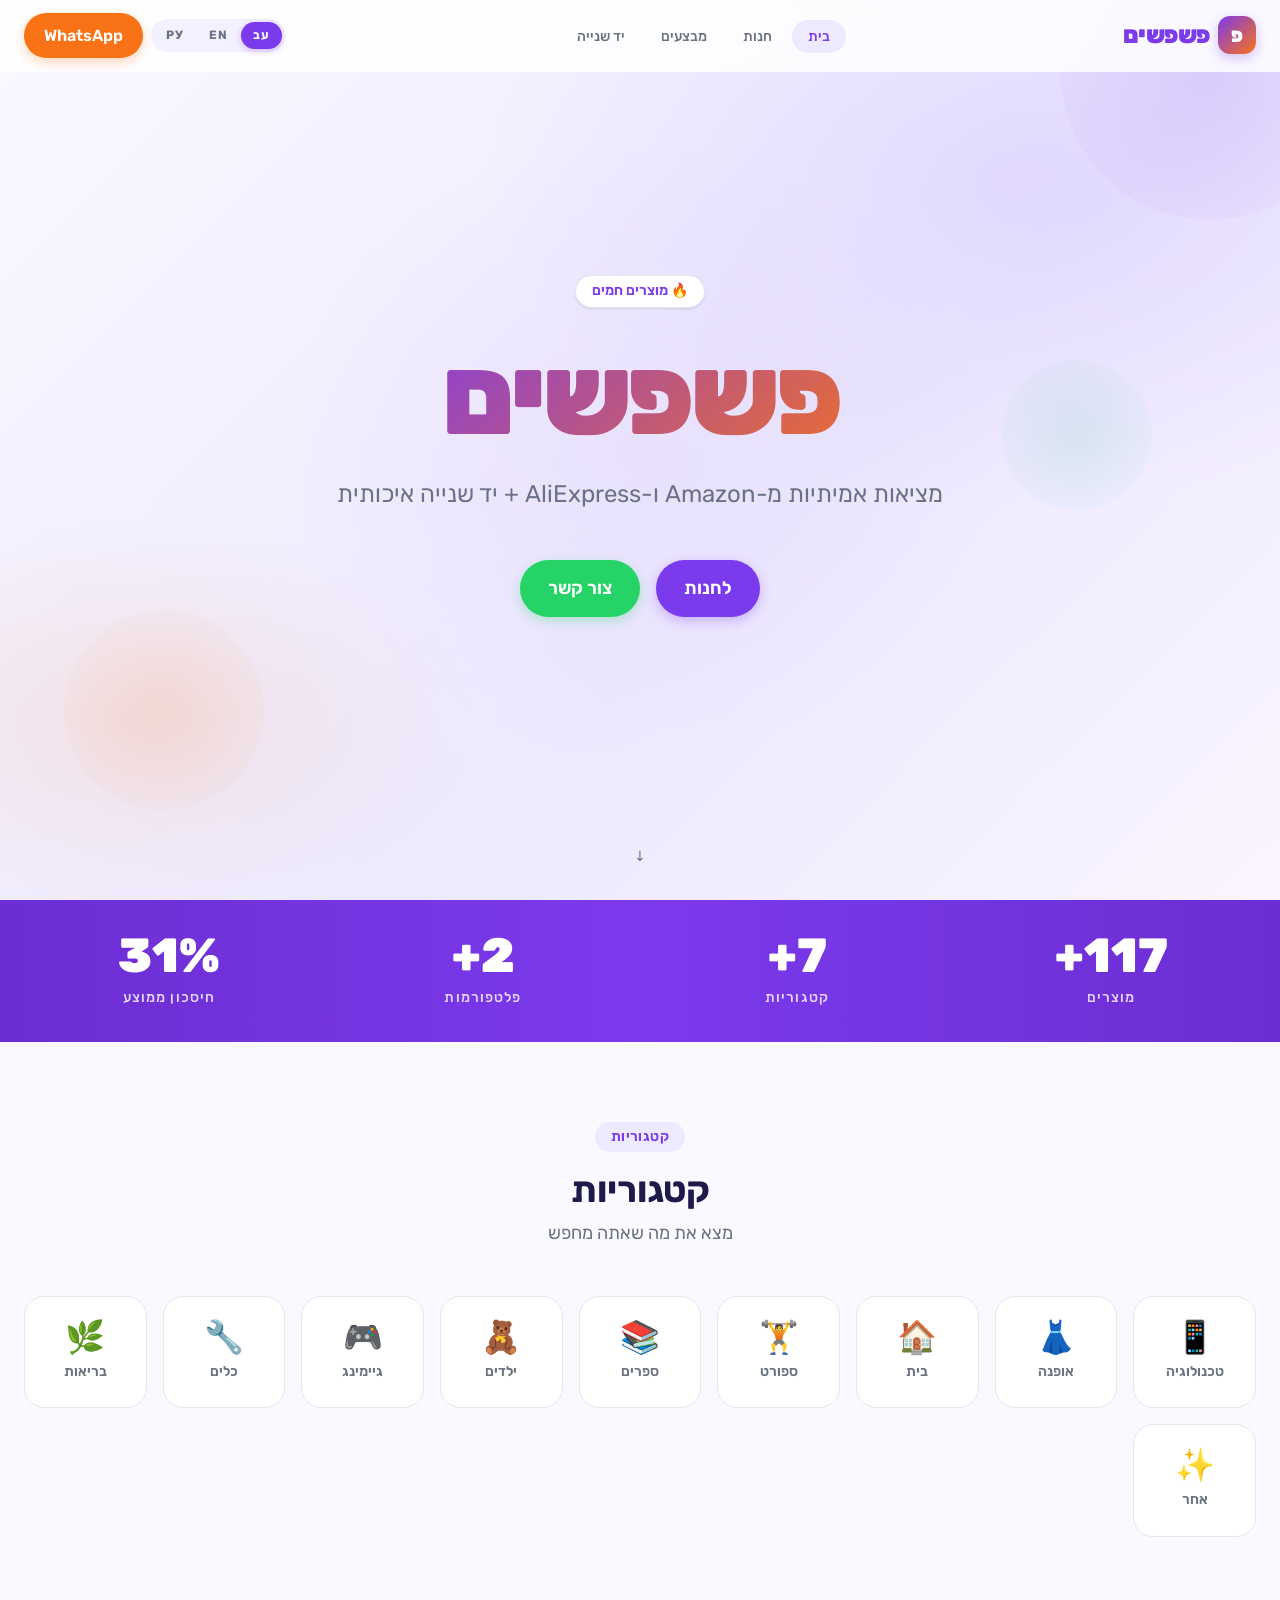
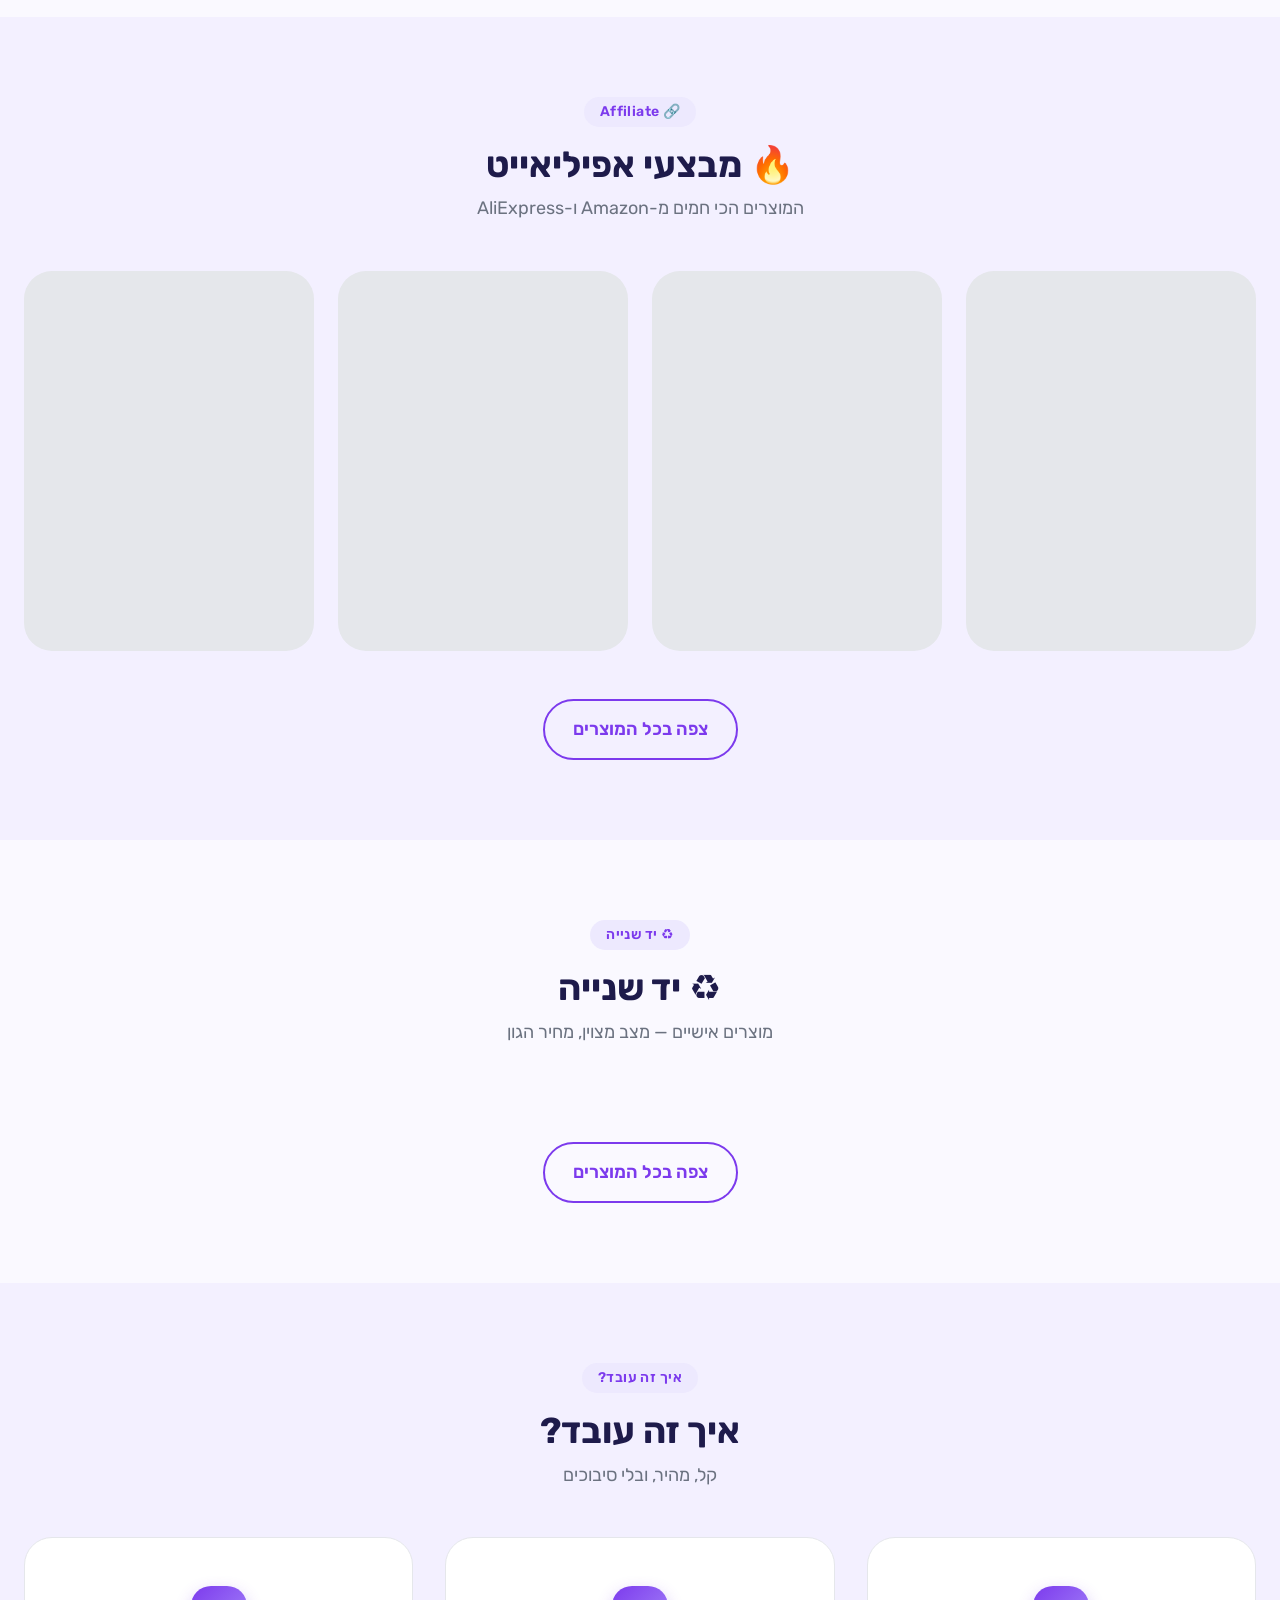
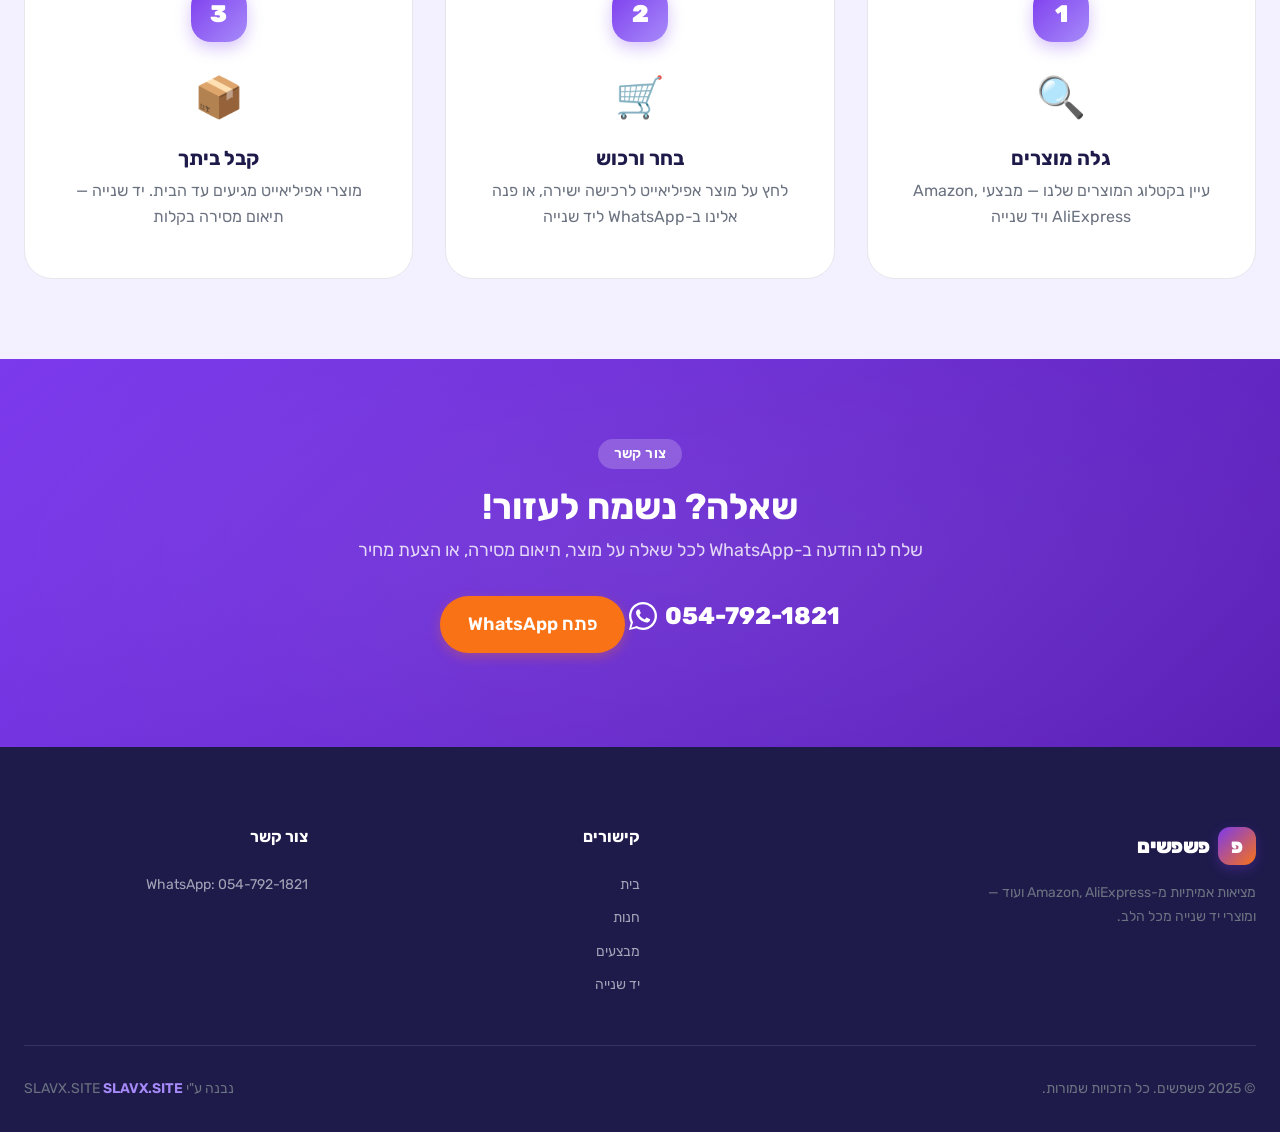
<file: פשפשים/index.html>
<!DOCTYPE html>
<html lang="he" dir="rtl">
<head>
  <meta charset="UTF-8">
  <meta name="viewport" content="width=device-width, initial-scale=1.0">
  <meta name="description" content="פשפשים — מציאות אמיתיות מ-Amazon ו-AliExpress + יד שנייה איכותית. Real deals & secondhand items.">
  <meta name="theme-color" content="#7C3AED">

  <!-- Open Graph -->
  <meta property="og:title" content="פשפשים — מציאות ויד שנייה">
  <meta property="og:description" content="מציאות אמיתיות מ-Amazon ו-AliExpress + יד שנייה איכותית">
  <meta property="og:type" content="website">

  <title>פשפשים — מציאות ויד שנייה</title>
  <link rel="stylesheet" href="css/style.css">

  <!-- Favicon inline SVG -->
  <link rel="icon" href="data:image/svg+xml,<svg xmlns='http://www.w3.org/2000/svg' viewBox='0 0 100 100'><rect width='100' height='100' rx='20' fill='%237C3AED'/><text y='.9em' font-size='75' x='12' font-family='Rubik,sans-serif' font-weight='900' fill='white'>פ</text></svg>">
</head>
<body>

<!-- ── Navigation ── -->
<nav class="navbar" role="navigation" aria-label="ניווט ראשי">
  <div class="container">
    <a class="navbar-logo" href="/" aria-label="פשפשים — דף הבית">
      <div class="logo-icon" aria-hidden="true">פ</div>
      <span>פשפשים</span>
    </a>

    <ul class="nav-links" role="list">
      <li><a href="/" class="active" data-i18n="nav_home">בית</a></li>
      <li><a href="/shop" data-i18n="nav_shop">חנות</a></li>
      <li><a href="/shop#affiliate" data-i18n="nav_deals">מבצעים</a></li>
      <li><a href="/shop#secondhand" data-i18n="nav_secondhand">יד שנייה</a></li>
    </ul>

    <div class="nav-actions">
      <div class="lang-switcher" role="group" aria-label="בחירת שפה">
        <button class="lang-btn" data-lang="he" aria-label="עברית">עב</button>
        <button class="lang-btn" data-lang="en" aria-label="English">EN</button>
        <button class="lang-btn" data-lang="ru" aria-label="Русский">РУ</button>
      </div>
      <a href="https://wa.me/972547921821" class="btn btn-accent" target="_blank" rel="noopener"
         data-i18n="nav_cta">WhatsApp</a>
      <button class="hamburger" aria-label="פתח תפריט" aria-expanded="false">
        <span></span><span></span><span></span>
      </button>
    </div>
  </div>
</nav>
<div class="nav-overlay" aria-hidden="true"></div>

<!-- ── Hero ── -->
<section class="hero" aria-label="ברוכים הבאים">
  <div class="hero-shapes" aria-hidden="true">
    <div class="hero-shape"></div>
    <div class="hero-shape"></div>
    <div class="hero-shape"></div>
  </div>

  <div class="hero-content">
    <div class="hero-badge-wrap">
      <span data-i18n="hero_badge">🔥 מוצרים חמים</span>
    </div>

    <h1 class="hero-title" data-i18n="hero_title">פשפשים</h1>

    <p class="hero-subtitle" data-i18n="hero_subtitle">
      מציאות אמיתיות מ-Amazon ו-AliExpress + יד שנייה איכותית
    </p>

    <div class="hero-actions">
      <a href="/shop" class="btn btn-primary btn-lg" data-i18n="hero_cta_shop">לחנות</a>
      <a href="https://wa.me/972547921821" target="_blank" rel="noopener"
         class="btn btn-whatsapp btn-lg" data-i18n="hero_cta_contact">
        <svg width="20" height="20" viewBox="0 0 24 24" fill="currentColor" aria-hidden="true">
          <path d="M17.472 14.382c-.297-.149-1.758-.867-2.03-.967-.273-.099-.471-.148-.67.15-.197.297-.767.966-.94 1.164-.173.199-.347.223-.644.075-.297-.15-1.255-.463-2.39-1.475-.883-.788-1.48-1.761-1.653-2.059-.173-.297-.018-.458.13-.606.134-.133.298-.347.446-.52.149-.174.198-.298.298-.497.099-.198.05-.371-.025-.52-.075-.149-.669-1.612-.916-2.207-.242-.579-.487-.5-.669-.51-.173-.008-.371-.01-.57-.01-.198 0-.52.074-.792.372-.272.297-1.04 1.016-1.04 2.479 0 1.462 1.065 2.875 1.213 3.074.149.198 2.096 3.2 5.077 4.487.709.306 1.262.489 1.694.625.712.227 1.36.195 1.871.118.571-.085 1.758-.719 2.006-1.413.248-.694.248-1.289.173-1.413-.074-.124-.272-.198-.57-.347z"/>
          <path d="M12 0C5.373 0 0 5.373 0 12c0 2.135.563 4.14 1.538 5.875L0 24l6.304-1.516A11.94 11.94 0 0012 24c6.627 0 12-5.373 12-12S18.627 0 12 0zm0 22c-1.933 0-3.742-.522-5.292-1.432L2 22l1.448-4.572A9.963 9.963 0 012 12C2 6.477 6.477 2 12 2s10 4.477 10 10-4.477 10-10 10z"/>
        </svg>
        צור קשר
      </a>
    </div>
  </div>

  <div class="hero-scroll" aria-hidden="true">
    <span>↓</span>
  </div>
</section>

<!-- ── Stats Bar ── -->
<section class="stats-bar" aria-label="סטטיסטיקות">
  <div class="container">
    <div class="stats-grid">
      <div class="stat-item">
        <span class="stat-number" data-target="150" data-suffix="+" aria-label="150+ מוצרים">0</span>
        <span class="stat-label" data-i18n="stat_products">מוצרים</span>
      </div>
      <div class="stat-item">
        <span class="stat-number" data-target="10" data-suffix="+" aria-label="10+ קטגוריות">0</span>
        <span class="stat-label" data-i18n="stat_categories">קטגוריות</span>
      </div>
      <div class="stat-item">
        <span class="stat-number" data-target="3" data-suffix="+" aria-label="3+ פלטפורמות">0</span>
        <span class="stat-label" data-i18n="stat_platforms">פלטפורמות</span>
      </div>
      <div class="stat-item">
        <span class="stat-number" data-target="40" data-suffix="%" aria-label="40% חיסכון ממוצע">0</span>
        <span class="stat-label" data-i18n="stat_savings">חיסכון ממוצע</span>
      </div>
    </div>
  </div>
</section>

<!-- ── Categories ── -->
<section aria-labelledby="cats-heading">
  <div class="container">
    <div class="section-header reveal">
      <span class="section-tag" data-i18n="section_categories">קטגוריות</span>
      <h2 class="section-title" id="cats-heading" data-i18n="section_categories">קטגוריות</h2>
      <p class="section-sub" data-i18n="section_categories_sub">מצא את מה שאתה מחפש</p>
    </div>

    <div class="categories-grid stagger-children">
      <a href="/shop?cat=tech" class="cat-card reveal">
        <span class="cat-icon" aria-hidden="true">📱</span>
        <span data-i18n="cat_tech">טכנולוגיה</span>
      </a>
      <a href="/shop?cat=fashion" class="cat-card reveal">
        <span class="cat-icon" aria-hidden="true">👗</span>
        <span data-i18n="cat_fashion">אופנה</span>
      </a>
      <a href="/shop?cat=home" class="cat-card reveal">
        <span class="cat-icon" aria-hidden="true">🏠</span>
        <span data-i18n="cat_home">בית</span>
      </a>
      <a href="/shop?cat=sport" class="cat-card reveal">
        <span class="cat-icon" aria-hidden="true">🏋️</span>
        <span data-i18n="cat_sport">ספורט</span>
      </a>
      <a href="/shop?cat=books" class="cat-card reveal">
        <span class="cat-icon" aria-hidden="true">📚</span>
        <span data-i18n="cat_books">ספרים</span>
      </a>
      <a href="/shop?cat=kids" class="cat-card reveal">
        <span class="cat-icon" aria-hidden="true">🧸</span>
        <span data-i18n="cat_kids">ילדים</span>
      </a>
      <a href="/shop?cat=gaming" class="cat-card reveal">
        <span class="cat-icon" aria-hidden="true">🎮</span>
        <span data-i18n="cat_gaming">גיימינג</span>
      </a>
      <a href="/shop?cat=tools" class="cat-card reveal">
        <span class="cat-icon" aria-hidden="true">🔧</span>
        <span data-i18n="cat_tools">כלים</span>
      </a>
      <a href="/shop?cat=health" class="cat-card reveal">
        <span class="cat-icon" aria-hidden="true">🌿</span>
        <span data-i18n="cat_health">בריאות</span>
      </a>
      <a href="/shop?cat=other" class="cat-card reveal">
        <span class="cat-icon" aria-hidden="true">✨</span>
        <span data-i18n="cat_other">אחר</span>
      </a>
    </div>
  </div>
</section>

<!-- ── Featured Affiliate Deals ── -->
<section style="background: var(--surface-2);" aria-labelledby="deals-heading">
  <div class="container">
    <div class="section-header reveal">
      <span class="section-tag">🔗 Affiliate</span>
      <h2 class="section-title" id="deals-heading" data-i18n="section_deals">🔥 מבצעי אפיליאייט</h2>
      <p class="section-sub" data-i18n="section_deals_sub">המוצרים הכי חמים מ-Amazon ו-AliExpress</p>
    </div>

    <div id="featuredDeals" class="products-grid stagger-children">
      <!-- Rendered by shop.js -->
      <div class="product-card-skeleton" style="height:380px;background:var(--border);border-radius:var(--radius-xl);animation:pulse 1.5s ease-in-out infinite;"></div>
      <div class="product-card-skeleton" style="height:380px;background:var(--border);border-radius:var(--radius-xl);animation:pulse 1.5s ease-in-out infinite;animation-delay:.1s"></div>
      <div class="product-card-skeleton" style="height:380px;background:var(--border);border-radius:var(--radius-xl);animation:pulse 1.5s ease-in-out infinite;animation-delay:.2s"></div>
      <div class="product-card-skeleton" style="height:380px;background:var(--border);border-radius:var(--radius-xl);animation:pulse 1.5s ease-in-out infinite;animation-delay:.3s"></div>
    </div>

    <div class="see-all-wrap reveal">
      <a href="/shop?type=affiliate" class="btn btn-outline btn-lg" data-i18n="see_all">צפה בכל המוצרים</a>
    </div>
  </div>
</section>

<!-- ── Secondhand ── -->
<section aria-labelledby="secondhand-heading">
  <div class="container">
    <div class="section-header reveal">
      <span class="section-tag">♻️ יד שנייה</span>
      <h2 class="section-title" id="secondhand-heading" data-i18n="section_secondhand">♻️ יד שנייה</h2>
      <p class="section-sub" data-i18n="section_secondhand_sub">מוצרים אישיים — מצב מצוין, מחיר הגון</p>
    </div>

    <div id="featuredSecondhand" class="products-grid stagger-children">
      <!-- Rendered by shop.js -->
    </div>

    <div class="see-all-wrap reveal">
      <a href="/shop?type=secondhand" class="btn btn-outline btn-lg" data-i18n="see_all">צפה בכל המוצרים</a>
    </div>
  </div>
</section>

<!-- ── How it Works ── -->
<section style="background: var(--surface-2);" aria-labelledby="how-heading">
  <div class="container">
    <div class="section-header reveal">
      <span class="section-tag" data-i18n="section_how">איך זה עובד?</span>
      <h2 class="section-title" id="how-heading" data-i18n="section_how">איך זה עובד?</h2>
      <p class="section-sub" data-i18n="section_how_sub">קל, מהיר, ובלי סיבוכים</p>
    </div>

    <div class="how-grid stagger-children">
      <div class="how-card reveal">
        <div class="how-number">1</div>
        <span class="how-icon" aria-hidden="true">🔍</span>
        <h3 class="how-title" data-i18n="how1_title">גלה מוצרים</h3>
        <p class="how-desc" data-i18n="how1_desc">עיין בקטלוג המוצרים שלנו — מבצעי Amazon, AliExpress ויד שנייה</p>
      </div>
      <div class="how-card reveal">
        <div class="how-number">2</div>
        <span class="how-icon" aria-hidden="true">🛒</span>
        <h3 class="how-title" data-i18n="how2_title">בחר ורכוש</h3>
        <p class="how-desc" data-i18n="how2_desc">לחץ על מוצר אפיליאייט לרכישה ישירה, או פנה אלינו ב-WhatsApp ליד שנייה</p>
      </div>
      <div class="how-card reveal">
        <div class="how-number">3</div>
        <span class="how-icon" aria-hidden="true">📦</span>
        <h3 class="how-title" data-i18n="how3_title">קבל ביתך</h3>
        <p class="how-desc" data-i18n="how3_desc">מוצרי אפיליאייט מגיעים עד הבית. יד שנייה — תיאום מסירה בקלות</p>
      </div>
    </div>
  </div>
</section>

<!-- ── WhatsApp CTA ── -->
<section class="wa-cta-section" aria-labelledby="wa-heading">
  <div class="container text-center">
    <div class="reveal">
      <span class="section-tag" style="background:rgba(255,255,255,.2);color:#fff;" data-i18n="nav_contact">צור קשר</span>
      <h2 class="section-title" id="wa-heading" data-i18n="wa_title">שאלה? נשמח לעזור!</h2>
      <p class="section-sub" data-i18n="wa_desc">שלח לנו הודעה ב-WhatsApp לכל שאלה על מוצר, תיאום מסירה, או הצעת מחיר</p>

      <div class="wa-phone" aria-label="מספר ווטסאפ">
        <svg width="28" height="28" viewBox="0 0 24 24" fill="currentColor" aria-hidden="true">
          <path d="M17.472 14.382c-.297-.149-1.758-.867-2.03-.967-.273-.099-.471-.148-.67.15-.197.297-.767.966-.94 1.164-.173.199-.347.223-.644.075-.297-.15-1.255-.463-2.39-1.475-.883-.788-1.48-1.761-1.653-2.059-.173-.297-.018-.458.13-.606.134-.133.298-.347.446-.52.149-.174.198-.298.298-.497.099-.198.05-.371-.025-.52-.075-.149-.669-1.612-.916-2.207-.242-.579-.487-.5-.669-.51-.173-.008-.371-.01-.57-.01-.198 0-.52.074-.792.372-.272.297-1.04 1.016-1.04 2.479 0 1.462 1.065 2.875 1.213 3.074.149.198 2.096 3.2 5.077 4.487.709.306 1.262.489 1.694.625.712.227 1.36.195 1.871.118.571-.085 1.758-.719 2.006-1.413.248-.694.248-1.289.173-1.413-.074-.124-.272-.198-.57-.347z"/>
          <path d="M12 0C5.373 0 0 5.373 0 12c0 2.135.563 4.14 1.538 5.875L0 24l6.304-1.516A11.94 11.94 0 0012 24c6.627 0 12-5.373 12-12S18.627 0 12 0zm0 22c-1.933 0-3.742-.522-5.292-1.432L2 22l1.448-4.572A9.963 9.963 0 012 12C2 6.477 6.477 2 12 2s10 4.477 10 10-4.477 10-10 10z"/>
        </svg>
        054-792-1821
      </div>

      <a href="https://wa.me/972547921821" target="_blank" rel="noopener"
         class="btn btn-accent btn-lg" data-i18n="wa_btn">פתח WhatsApp</a>
    </div>
  </div>
</section>

<!-- ── Footer ── -->
<footer class="footer" role="contentinfo">
  <div class="container">
    <div class="footer-grid">

      <div class="footer-brand">
        <div class="navbar-logo">
          <div class="logo-icon" aria-hidden="true">פ</div>
          <span>פשפשים</span>
        </div>
        <p class="footer-desc" data-i18n="footer_desc">
          מציאות אמיתיות מ-Amazon, AliExpress ועוד — ומוצרי יד שנייה מכל הלב.
        </p>
      </div>

      <div>
        <h3 class="footer-title" data-i18n="footer_links">קישורים</h3>
        <ul class="footer-links">
          <li><a href="/" data-i18n="nav_home">בית</a></li>
          <li><a href="/shop" data-i18n="nav_shop">חנות</a></li>
          <li><a href="/shop?type=affiliate" data-i18n="nav_deals">מבצעים</a></li>
          <li><a href="/shop?type=secondhand" data-i18n="nav_secondhand">יד שנייה</a></li>
        </ul>
      </div>

      <div>
        <h3 class="footer-title" data-i18n="footer_contact_title">צור קשר</h3>
        <ul class="footer-links">
          <li>
            <a href="https://wa.me/972547921821" target="_blank" rel="noopener" dir="ltr">
              WhatsApp: 054-792-1821
            </a>
          </li>
        </ul>
      </div>

    </div>

    <div class="footer-bottom">
      <p data-i18n="footer_rights">© 2025 פשפשים. כל הזכויות שמורות.</p>
      <p class="footer-credit">
        <span data-i18n="footer_credit">נבנה ע"י </span>
        <a href="https://slavx.site" target="_blank" rel="noopener">SLAVX.SITE</a>
      </p>
    </div>
  </div>
</footer>

<style>
  @keyframes pulse {
    0%, 100% { opacity: 1; }
    50% { opacity: .4; }
  }
</style>

<script src="js/i18n.js"></script>
<script src="js/script.js"></script>
<script src="js/shop.js"></script>
</body>
</html>
</file>
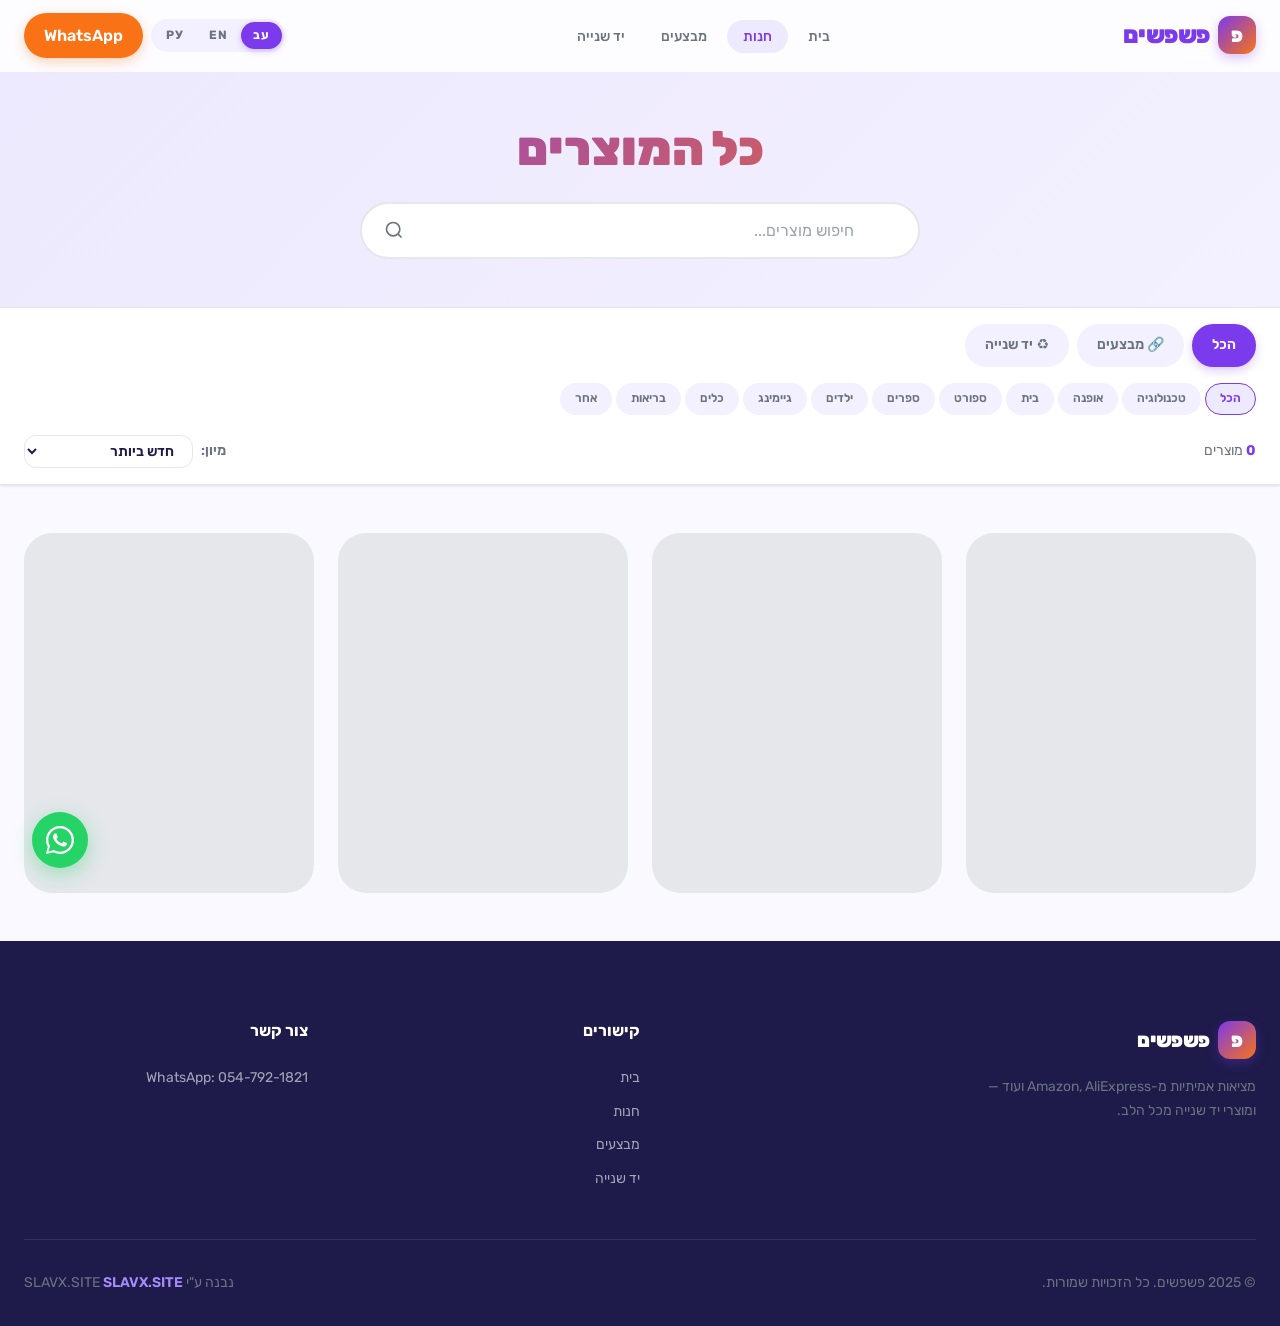
<file: פשפשים/shop.html>
<!DOCTYPE html>
<html lang="he" dir="rtl">
<head>
  <meta charset="UTF-8">
  <meta name="viewport" content="width=device-width, initial-scale=1.0">
  <meta name="description" content="פשפשים — כל המוצרים. מבצעי Amazon, AliExpress ויד שנייה.">
  <meta name="theme-color" content="#7C3AED">

  <title>פשפשים — החנות</title>
  <link rel="stylesheet" href="css/style.css">
  <link rel="stylesheet" href="css/shop.css">
  <link rel="icon" href="data:image/svg+xml,<svg xmlns='http://www.w3.org/2000/svg' viewBox='0 0 100 100'><rect width='100' height='100' rx='20' fill='%237C3AED'/><text y='.9em' font-size='75' x='12' font-family='Rubik,sans-serif' font-weight='900' fill='white'>פ</text></svg>">
</head>
<body>

<!-- ── Navigation ── -->
<nav class="navbar" role="navigation" aria-label="ניווט ראשי">
  <div class="container">
    <a class="navbar-logo" href="/" aria-label="פשפשים — דף הבית">
      <div class="logo-icon" aria-hidden="true">פ</div>
      <span>פשפשים</span>
    </a>

    <ul class="nav-links" role="list">
      <li><a href="/" data-i18n="nav_home">בית</a></li>
      <li><a href="/shop" class="active" data-i18n="nav_shop">חנות</a></li>
      <li><a href="/shop#affiliate" data-i18n="nav_deals">מבצעים</a></li>
      <li><a href="/shop#secondhand" data-i18n="nav_secondhand">יד שנייה</a></li>
    </ul>

    <div class="nav-actions">
      <div class="lang-switcher" role="group" aria-label="בחירת שפה">
        <button class="lang-btn" data-lang="he" aria-label="עברית">עב</button>
        <button class="lang-btn" data-lang="en" aria-label="English">EN</button>
        <button class="lang-btn" data-lang="ru" aria-label="Русский">РУ</button>
      </div>
      <a href="https://wa.me/972547921821" class="btn btn-accent" target="_blank" rel="noopener"
         data-i18n="nav_cta">WhatsApp</a>
      <button class="hamburger" aria-label="פתח תפריט" aria-expanded="false">
        <span></span><span></span><span></span>
      </button>
    </div>
  </div>
</nav>
<div class="nav-overlay" aria-hidden="true"></div>

<!-- ── Shop Hero ── -->
<header class="shop-hero">
  <div class="container">
    <h1 class="shop-hero-title" data-i18n="shop_hero_title">כל המוצרים</h1>
    <div class="search-wrap" role="search">
      <svg class="search-icon" width="20" height="20" viewBox="0 0 24 24" fill="none"
           stroke="currentColor" stroke-width="2" aria-hidden="true">
        <circle cx="11" cy="11" r="8"/><path d="m21 21-4.35-4.35"/>
      </svg>
      <input
        id="searchInput"
        type="search"
        class="search-input"
        placeholder="חיפוש מוצרים..."
        data-i18n="shop_search"
        aria-label="חיפוש מוצרים"
        autocomplete="off"
      >
    </div>
  </div>
</header>

<!-- ── Controls Bar ── -->
<div class="controls-bar" role="region" aria-label="סינון ומיון">
  <div class="container">
    <div class="controls-inner">

      <!-- Type filters -->
      <div class="type-filters" role="group" aria-label="סינון לפי סוג">
        <button class="filter-btn active" data-filter-type="all" data-i18n="filter_all">הכל</button>
        <button class="filter-btn" data-filter-type="affiliate" data-i18n="filter_affiliate">🔗 מבצעים</button>
        <button class="filter-btn" data-filter-type="secondhand" data-i18n="filter_secondhand">♻️ יד שנייה</button>
      </div>

      <!-- Category pills -->
      <div class="cat-filters" role="group" aria-label="סינון לפי קטגוריה">
        <button class="cat-btn active" data-filter-cat="all" data-i18n="cat_all">הכל</button>
        <button class="cat-btn" data-filter-cat="tech" data-i18n="cat_tech">📱 טכנולוגיה</button>
        <button class="cat-btn" data-filter-cat="fashion" data-i18n="cat_fashion">👗 אופנה</button>
        <button class="cat-btn" data-filter-cat="home" data-i18n="cat_home">🏠 בית</button>
        <button class="cat-btn" data-filter-cat="sport" data-i18n="cat_sport">🏋️ ספורט</button>
        <button class="cat-btn" data-filter-cat="books" data-i18n="cat_books">📚 ספרים</button>
        <button class="cat-btn" data-filter-cat="kids" data-i18n="cat_kids">🧸 ילדים</button>
        <button class="cat-btn" data-filter-cat="gaming" data-i18n="cat_gaming">🎮 גיימינג</button>
        <button class="cat-btn" data-filter-cat="tools" data-i18n="cat_tools">🔧 כלים</button>
        <button class="cat-btn" data-filter-cat="health" data-i18n="cat_health">🌿 בריאות</button>
        <button class="cat-btn" data-filter-cat="other" data-i18n="cat_other">✨ אחר</button>
      </div>

      <!-- Sort + Count -->
      <div class="sort-row">
        <p class="product-count" aria-live="polite">
          <strong id="productCount">0</strong>
          <span data-i18n="stat_products"> מוצרים</span>
        </p>
        <div class="sort-select-wrap">
          <label for="sortSelect" data-i18n="sort_label">מיון:</label>
          <select id="sortSelect" class="sort-select" aria-label="מיון מוצרים">
            <option value="newest" data-i18n="sort_newest">חדש ביותר</option>
            <option value="price_asc" data-i18n="sort_price_asc">מחיר: נמוך לגבוה</option>
            <option value="price_desc" data-i18n="sort_price_desc">מחיר: גבוה לנמוך</option>
            <option value="discount" data-i18n="sort_discount">הנחה הגבוהה ביותר</option>
          </select>
        </div>
      </div>

    </div>
  </div>
</div>

<!-- ── Products Grid ── -->
<main class="shop-products">
  <div class="container">

    <!-- Empty state -->
    <div id="emptyState" class="empty-state hidden" role="alert" aria-live="polite">
      <span class="empty-icon" aria-hidden="true">🔍</span>
      <h3 data-i18n="no_results">לא נמצאו מוצרים</h3>
      <p data-i18n="no_results_sub">נסה לשנות את הפילטרים או חפש משהו אחר</p>
    </div>

    <!-- Products -->
    <div id="productsGrid" class="products-grid stagger-children" role="list" aria-label="רשימת מוצרים">
      <!-- Loading skeleton -->
      <div style="height:360px;background:var(--border);border-radius:var(--radius-xl);animation:pulse 1.5s ease-in-out infinite;"></div>
      <div style="height:360px;background:var(--border);border-radius:var(--radius-xl);animation:pulse 1.5s ease-in-out infinite;animation-delay:.1s;"></div>
      <div style="height:360px;background:var(--border);border-radius:var(--radius-xl);animation:pulse 1.5s ease-in-out infinite;animation-delay:.2s;"></div>
      <div style="height:360px;background:var(--border);border-radius:var(--radius-xl);animation:pulse 1.5s ease-in-out infinite;animation-delay:.3s;"></div>
    </div>

  </div>
</main>

<!-- ── Footer ── -->
<footer class="footer" role="contentinfo">
  <div class="container">
    <div class="footer-grid">

      <div class="footer-brand">
        <div class="navbar-logo">
          <div class="logo-icon" aria-hidden="true">פ</div>
          <span>פשפשים</span>
        </div>
        <p class="footer-desc" data-i18n="footer_desc">
          מציאות אמיתיות מ-Amazon, AliExpress ועוד — ומוצרי יד שנייה מכל הלב.
        </p>
      </div>

      <div>
        <h3 class="footer-title" data-i18n="footer_links">קישורים</h3>
        <ul class="footer-links">
          <li><a href="/" data-i18n="nav_home">בית</a></li>
          <li><a href="/shop" data-i18n="nav_shop">חנות</a></li>
          <li><a href="/shop?type=affiliate" data-i18n="nav_deals">מבצעים</a></li>
          <li><a href="/shop?type=secondhand" data-i18n="nav_secondhand">יד שנייה</a></li>
        </ul>
      </div>

      <div>
        <h3 class="footer-title" data-i18n="footer_contact_title">צור קשר</h3>
        <ul class="footer-links">
          <li>
            <a href="https://wa.me/972547921821" target="_blank" rel="noopener" dir="ltr">
              WhatsApp: 054-792-1821
            </a>
          </li>
        </ul>
      </div>

    </div>

    <div class="footer-bottom">
      <p data-i18n="footer_rights">© 2025 פשפשים. כל הזכויות שמורות.</p>
      <p class="footer-credit">
        <span data-i18n="footer_credit">נבנה ע"י </span>
        <a href="https://slavx.site" target="_blank" rel="noopener">SLAVX.SITE</a>
      </p>
    </div>
  </div>
</footer>

<!-- WhatsApp floating button -->
<a href="https://wa.me/972547921821" class="wa-float" target="_blank" rel="noopener"
   aria-label="פתח WhatsApp">
  <svg viewBox="0 0 24 24" fill="currentColor" aria-hidden="true">
    <path d="M17.472 14.382c-.297-.149-1.758-.867-2.03-.967-.273-.099-.471-.148-.67.15-.197.297-.767.966-.94 1.164-.173.199-.347.223-.644.075-.297-.15-1.255-.463-2.39-1.475-.883-.788-1.48-1.761-1.653-2.059-.173-.297-.018-.458.13-.606.134-.133.298-.347.446-.52.149-.174.198-.298.298-.497.099-.198.05-.371-.025-.52-.075-.149-.669-1.612-.916-2.207-.242-.579-.487-.5-.669-.51-.173-.008-.371-.01-.57-.01-.198 0-.52.074-.792.372-.272.297-1.04 1.016-1.04 2.479 0 1.462 1.065 2.875 1.213 3.074.149.198 2.096 3.2 5.077 4.487.709.306 1.262.489 1.694.625.712.227 1.36.195 1.871.118.571-.085 1.758-.719 2.006-1.413.248-.694.248-1.289.173-1.413-.074-.124-.272-.198-.57-.347z"/>
    <path d="M12 0C5.373 0 0 5.373 0 12c0 2.135.563 4.14 1.538 5.875L0 24l6.304-1.516A11.94 11.94 0 0012 24c6.627 0 12-5.373 12-12S18.627 0 12 0zm0 22c-1.933 0-3.742-.522-5.292-1.432L2 22l1.448-4.572A9.963 9.963 0 012 12C2 6.477 6.477 2 12 2s10 4.477 10 10-4.477 10-10 10z"/>
  </svg>
</a>

<style>
  @keyframes pulse {
    0%, 100% { opacity: 1; }
    50% { opacity: .4; }
  }
</style>

<script src="js/i18n.js"></script>
<script src="js/script.js"></script>
<script src="js/shop.js"></script>

<!-- Handle URL params for pre-filtering -->
<script>
  document.addEventListener('DOMContentLoaded', () => {
    const params = new URLSearchParams(window.location.search);
    const type = params.get('type');
    const cat = params.get('cat');

    if (type) {
      const btn = document.querySelector(`[data-filter-type="${type}"]`);
      btn?.click();
    }
    if (cat) {
      const btn = document.querySelector(`[data-filter-cat="${cat}"]`);
      btn?.click();
    }
  });
</script>
</body>
</html>
</file>
<file: פשפשים/css/style.css>
/* ============================================================
   style.css — פשפשים Design System
   UI/UX: Vibrant & Block-based | Marketplace P2P
   Colors: Violet primary + Orange accent + Emerald success
   Font: Rubik (Hebrew + Latin + Cyrillic)
   ============================================================ */

@import url('https://fonts.googleapis.com/css2?family=Rubik:ital,wght@0,300;0,400;0,500;0,600;0,700;0,800;0,900;1,400&display=swap');

/* ── @layer stack ── */
@layer reset, tokens, base, layout, components, utilities;

/* ────────────────────────────────────────
   TOKENS
   ──────────────────────────────────────── */
@layer tokens {
  :root {
    /* Brand */
    --primary:        #7C3AED;
    --primary-lt:     #A78BFA;
    --primary-dk:     #5B21B6;
    --primary-bg:     #EDE9FE;

    --accent:         #F97316;
    --accent-lt:      #FED7AA;
    --accent-dk:      #EA580C;

    --success:        #10B981;
    --success-lt:     #D1FAE5;
    --success-dk:     #059669;

    --warning:        #F59E0B;
    --danger:         #EF4444;

    /* Surfaces */
    --bg:             #FAF9FF;
    --surface:        #FFFFFF;
    --surface-2:      #F3F0FF;

    /* Text */
    --text:           #1E1B4B;
    --text-muted:     #6B7280;
    --text-light:     #9CA3AF;

    /* Borders */
    --border:         #E5E7EB;
    --border-focus:   var(--primary);

    /* Shadows */
    --shadow-sm:      0 1px 3px rgba(0,0,0,.08), 0 1px 2px rgba(0,0,0,.04);
    --shadow-md:      0 4px 16px rgba(124,58,237,.10), 0 1px 4px rgba(0,0,0,.06);
    --shadow-lg:      0 20px 40px rgba(124,58,237,.15), 0 4px 12px rgba(0,0,0,.08);
    --shadow-xl:      0 30px 60px rgba(124,58,237,.20);

    /* Spacing */
    --space-xs:       0.25rem;
    --space-sm:       0.5rem;
    --space-md:       1rem;
    --space-lg:       1.5rem;
    --space-xl:       2rem;
    --space-2xl:      3rem;
    --space-3xl:      5rem;

    /* Radius */
    --radius-sm:      6px;
    --radius-md:      12px;
    --radius-lg:      20px;
    --radius-xl:      28px;
    --radius-full:    9999px;

    /* Transitions */
    --ease:           cubic-bezier(0.4, 0, 0.2, 1);
    --ease-spring:    cubic-bezier(0.34, 1.56, 0.64, 1);
    --dur-fast:       150ms;
    --dur-base:       250ms;
    --dur-slow:       400ms;

    /* Typography */
    --font-sans:      'Rubik', system-ui, -apple-system, sans-serif;
    --text-xs:        0.75rem;
    --text-sm:        0.875rem;
    --text-base:      1rem;
    --text-lg:        1.125rem;
    --text-xl:        1.25rem;
    --text-2xl:       1.5rem;
    --text-3xl:       1.875rem;
    --text-4xl:       2.25rem;
    --text-5xl:       3rem;
    --text-6xl:       3.75rem;

    /* Layout */
    --container:      1280px;
    --navbar-h:       72px;
  }
}

/* ────────────────────────────────────────
   RESET
   ──────────────────────────────────────── */
@layer reset {
  *, *::before, *::after { box-sizing: border-box; margin: 0; padding: 0; }
  html { scroll-behavior: smooth; -webkit-text-size-adjust: 100%; }
  img, video { max-width: 100%; height: auto; display: block; }
  button { cursor: pointer; border: none; background: none; font: inherit; }
  a { color: inherit; text-decoration: none; }
  ul, ol { list-style: none; }
  input, textarea, select { font: inherit; }
}

/* ────────────────────────────────────────
   BASE
   ──────────────────────────────────────── */
@layer base {
  html {
    font-family: var(--font-sans);
    font-size: 16px;
    color: var(--text);
    background: var(--bg);
    direction: rtl;
  }

  body {
    min-height: 100vh;
    overflow-x: hidden;
    line-height: 1.6;
    -webkit-font-smoothing: antialiased;
  }

  /* LTR mode for EN/RU */
  body.ltr { direction: ltr; }
  body.ltr .navbar .container { flex-direction: row-reverse; }
  body.ltr .nav-links { flex-direction: row-reverse; }

  h1, h2, h3, h4, h5, h6 {
    font-weight: 700;
    line-height: 1.2;
    color: var(--text);
  }

  p { color: var(--text-muted); }

  :focus-visible {
    outline: 3px solid var(--primary);
    outline-offset: 3px;
    border-radius: var(--radius-sm);
  }

  @media (prefers-reduced-motion: reduce) {
    *, *::before, *::after {
      animation-duration: 0.01ms !important;
      transition-duration: 0.01ms !important;
    }
  }
}

/* ────────────────────────────────────────
   LAYOUT
   ──────────────────────────────────────── */
@layer layout {
  .container {
    max-width: var(--container);
    margin-inline: auto;
    padding-inline: var(--space-lg);
  }

  section { padding-block: var(--space-3xl); }

  .section-header {
    text-align: center;
    margin-bottom: var(--space-2xl);
  }

  .section-tag {
    display: inline-block;
    background: var(--primary-bg);
    color: var(--primary);
    font-size: var(--text-sm);
    font-weight: 600;
    padding: var(--space-xs) var(--space-md);
    border-radius: var(--radius-full);
    margin-bottom: var(--space-md);
    letter-spacing: 0.03em;
  }

  .section-title {
    font-size: clamp(var(--text-2xl), 4vw, var(--text-4xl));
    color: var(--text);
    margin-bottom: var(--space-sm);
  }

  .section-sub {
    font-size: var(--text-lg);
    color: var(--text-muted);
    max-width: 600px;
    margin-inline: auto;
  }
}

/* ────────────────────────────────────────
   COMPONENTS
   ──────────────────────────────────────── */
@layer components {

  /* ── Buttons ── */
  .btn {
    display: inline-flex;
    align-items: center;
    gap: var(--space-sm);
    padding: 0.625rem 1.25rem;
    border-radius: var(--radius-full);
    font-weight: 600;
    font-size: var(--text-base);
    transition: all var(--dur-base) var(--ease);
    white-space: nowrap;
    cursor: pointer;
  }

  .btn-primary {
    background: var(--primary);
    color: #fff;
    box-shadow: 0 4px 12px rgba(124,58,237,.3);
  }
  .btn-primary:hover {
    background: var(--primary-dk);
    box-shadow: 0 6px 20px rgba(124,58,237,.4);
    transform: translateY(-1px);
  }

  .btn-accent {
    background: var(--accent);
    color: #fff;
    box-shadow: 0 4px 12px rgba(249,115,22,.3);
  }
  .btn-accent:hover {
    background: var(--accent-dk);
    transform: translateY(-1px);
    box-shadow: 0 6px 20px rgba(249,115,22,.4);
  }

  .btn-outline {
    background: transparent;
    color: var(--primary);
    border: 2px solid var(--primary);
  }
  .btn-outline:hover {
    background: var(--primary);
    color: #fff;
    transform: translateY(-1px);
  }

  .btn-whatsapp {
    background: #25D366;
    color: #fff;
    box-shadow: 0 4px 12px rgba(37,211,102,.3);
  }
  .btn-whatsapp:hover {
    background: #128C7E;
    transform: translateY(-1px);
    box-shadow: 0 6px 20px rgba(37,211,102,.4);
  }

  .btn-ghost {
    background: var(--surface-2);
    color: var(--text);
  }
  .btn-ghost:hover {
    background: var(--primary-bg);
    color: var(--primary);
  }

  .btn-lg {
    padding: 0.875rem 1.75rem;
    font-size: var(--text-lg);
  }

  /* ── Navbar ── */
  .navbar {
    position: fixed;
    top: 0;
    inset-inline: 0;
    z-index: 1000;
    height: var(--navbar-h);
    background: rgba(255,255,255,.85);
    backdrop-filter: blur(16px);
    -webkit-backdrop-filter: blur(16px);
    border-bottom: 1px solid transparent;
    transition: all var(--dur-base) var(--ease);
  }

  .navbar.scrolled {
    background: rgba(255,255,255,.95);
    border-bottom-color: var(--border);
    box-shadow: var(--shadow-sm);
  }

  .navbar .container {
    height: 100%;
    display: flex;
    align-items: center;
    justify-content: space-between;
    gap: var(--space-lg);
  }

  .navbar-logo {
    display: flex;
    align-items: center;
    gap: var(--space-sm);
    font-size: var(--text-2xl);
    font-weight: 900;
    color: var(--primary);
    letter-spacing: -0.02em;
    flex-shrink: 0;
  }

  .navbar-logo .logo-icon {
    width: 38px;
    height: 38px;
    background: linear-gradient(135deg, var(--primary), var(--accent));
    border-radius: var(--radius-md);
    display: grid;
    place-items: center;
    color: #fff;
    font-size: var(--text-xl);
    font-weight: 900;
    box-shadow: 0 4px 12px rgba(124,58,237,.3);
    flex-shrink: 0;
  }

  .nav-links {
    display: flex;
    align-items: center;
    gap: var(--space-xs);
    flex: 1;
    justify-content: center;
  }

  .nav-links a {
    padding: var(--space-sm) var(--space-md);
    border-radius: var(--radius-full);
    font-weight: 500;
    font-size: var(--text-sm);
    color: var(--text-muted);
    transition: all var(--dur-fast) var(--ease);
  }

  .nav-links a:hover, .nav-links a.active {
    background: var(--primary-bg);
    color: var(--primary);
  }

  .nav-actions {
    display: flex;
    align-items: center;
    gap: var(--space-sm);
    flex-shrink: 0;
  }

  /* Language switcher */
  .lang-switcher {
    display: flex;
    background: var(--surface-2);
    border-radius: var(--radius-full);
    padding: 3px;
    gap: 2px;
  }

  .lang-btn {
    padding: 4px 12px;
    border-radius: var(--radius-full);
    font-size: var(--text-xs);
    font-weight: 700;
    color: var(--text-muted);
    transition: all var(--dur-fast) var(--ease);
    letter-spacing: 0.05em;
  }

  .lang-btn.active {
    background: var(--primary);
    color: #fff;
    box-shadow: 0 2px 6px rgba(124,58,237,.3);
  }

  .lang-btn:hover:not(.active) {
    color: var(--primary);
    background: var(--primary-bg);
  }

  /* Hamburger */
  .hamburger {
    display: none;
    flex-direction: column;
    gap: 5px;
    width: 38px;
    height: 38px;
    align-items: center;
    justify-content: center;
    border-radius: var(--radius-md);
    background: var(--surface-2);
    transition: background var(--dur-fast);
  }

  .hamburger:hover { background: var(--primary-bg); }

  .hamburger span {
    display: block;
    width: 20px;
    height: 2px;
    background: var(--text);
    border-radius: 2px;
    transition: all var(--dur-base) var(--ease);
    transform-origin: center;
  }

  .hamburger.open span:nth-child(1) { transform: translateY(7px) rotate(45deg); }
  .hamburger.open span:nth-child(2) { opacity: 0; transform: scaleX(0); }
  .hamburger.open span:nth-child(3) { transform: translateY(-7px) rotate(-45deg); }

  .nav-overlay {
    display: none;
    position: fixed;
    inset: 0;
    background: rgba(0,0,0,.4);
    z-index: 999;
    backdrop-filter: blur(4px);
  }

  .nav-overlay.show { display: block; }

  /* ── Hero ── */
  .hero {
    min-height: 100vh;
    display: grid;
    place-items: center;
    padding-top: var(--navbar-h);
    background: linear-gradient(135deg,
      #FAF9FF 0%,
      #F3F0FF 30%,
      #EDE9FE 60%,
      #FAF5FF 100%);
    position: relative;
    overflow: hidden;
  }

  .hero::before {
    content: '';
    position: absolute;
    inset: 0;
    background:
      radial-gradient(ellipse 70% 60% at 80% 20%, rgba(167,139,250,.18) 0%, transparent 60%),
      radial-gradient(ellipse 50% 40% at 10% 80%, rgba(249,115,22,.10) 0%, transparent 55%),
      radial-gradient(ellipse 40% 50% at 50% 50%, rgba(124,58,237,.06) 0%, transparent 70%);
    pointer-events: none;
  }

  /* Floating shapes */
  .hero-shapes {
    position: absolute;
    inset: 0;
    overflow: hidden;
    pointer-events: none;
  }

  .hero-shape {
    position: absolute;
    border-radius: 50%;
    animation: floatShape 8s ease-in-out infinite;
  }

  .hero-shape:nth-child(1) {
    width: 300px; height: 300px;
    background: radial-gradient(circle, rgba(124,58,237,.12), transparent);
    top: -80px; right: -80px;
    animation-delay: 0s;
  }
  .hero-shape:nth-child(2) {
    width: 200px; height: 200px;
    background: radial-gradient(circle, rgba(249,115,22,.10), transparent);
    bottom: 10%; left: 5%;
    animation-delay: -3s;
  }
  .hero-shape:nth-child(3) {
    width: 150px; height: 150px;
    background: radial-gradient(circle, rgba(16,185,129,.10), transparent);
    top: 40%; right: 10%;
    animation-delay: -5s;
  }

  @keyframes floatShape {
    0%, 100% { transform: translateY(0) scale(1); }
    50% { transform: translateY(-20px) scale(1.05); }
  }

  .hero-content {
    position: relative;
    z-index: 1;
    text-align: center;
    max-width: 800px;
    padding-inline: var(--space-lg);
    animation: heroIn 0.8s var(--ease) both;
  }

  @keyframes heroIn {
    from { opacity: 0; transform: translateY(30px); }
    to   { opacity: 1; transform: translateY(0); }
  }

  .hero-badge-wrap {
    display: inline-flex;
    align-items: center;
    gap: var(--space-sm);
    background: var(--surface);
    border: 1px solid var(--border);
    border-radius: var(--radius-full);
    padding: var(--space-xs) var(--space-md);
    font-size: var(--text-sm);
    font-weight: 600;
    color: var(--primary);
    margin-bottom: var(--space-xl);
    box-shadow: var(--shadow-sm);
    animation: heroIn 0.8s var(--ease) 0.1s both;
  }

  .hero-title {
    font-size: clamp(3.5rem, 12vw, 7rem);
    font-weight: 900;
    letter-spacing: -0.04em;
    line-height: 1;
    background: linear-gradient(135deg, var(--primary) 0%, var(--accent) 100%);
    -webkit-background-clip: text;
    -webkit-text-fill-color: transparent;
    background-clip: text;
    margin-bottom: var(--space-lg);
    animation: heroIn 0.8s var(--ease) 0.15s both;
  }

  .hero-subtitle {
    font-size: clamp(var(--text-lg), 3vw, var(--text-2xl));
    color: var(--text-muted);
    margin-bottom: var(--space-2xl);
    animation: heroIn 0.8s var(--ease) 0.25s both;
    font-weight: 400;
    line-height: 1.5;
  }

  .hero-actions {
    display: flex;
    gap: var(--space-md);
    justify-content: center;
    flex-wrap: wrap;
    animation: heroIn 0.8s var(--ease) 0.35s both;
  }

  .hero-scroll {
    position: absolute;
    bottom: var(--space-xl);
    left: 50%;
    transform: translateX(-50%);
    display: flex;
    flex-direction: column;
    align-items: center;
    gap: var(--space-sm);
    color: var(--text-muted);
    font-size: var(--text-sm);
    animation: bounce 2s ease-in-out infinite;
  }

  @keyframes bounce {
    0%, 100% { transform: translateX(-50%) translateY(0); }
    50% { transform: translateX(-50%) translateY(8px); }
  }

  /* ── Stats bar ── */
  .stats-bar {
    background: var(--primary);
    padding-block: var(--space-xl);
    position: relative;
    overflow: hidden;
  }

  .stats-bar::before {
    content: '';
    position: absolute;
    inset: 0;
    background: linear-gradient(90deg, var(--primary-dk), var(--primary), var(--primary-dk));
    opacity: .5;
  }

  .stats-grid {
    display: grid;
    grid-template-columns: repeat(4, 1fr);
    gap: var(--space-lg);
    position: relative;
    z-index: 1;
  }

  .stat-item {
    text-align: center;
    color: #fff;
  }

  .stat-number {
    font-size: clamp(var(--text-3xl), 5vw, var(--text-5xl));
    font-weight: 900;
    line-height: 1;
    display: block;
    margin-bottom: var(--space-xs);
  }

  .stat-label {
    font-size: var(--text-sm);
    opacity: .8;
    font-weight: 500;
    text-transform: uppercase;
    letter-spacing: 0.08em;
  }

  /* ── Categories ── */
  .categories-grid {
    display: grid;
    grid-template-columns: repeat(auto-fill, minmax(120px, 1fr));
    gap: var(--space-md);
  }

  .cat-card {
    display: flex;
    flex-direction: column;
    align-items: center;
    gap: var(--space-sm);
    padding: var(--space-lg) var(--space-md);
    background: var(--surface);
    border: 1px solid var(--border);
    border-radius: var(--radius-lg);
    text-align: center;
    transition: all var(--dur-base) var(--ease-spring);
    cursor: pointer;
    text-decoration: none;
    color: var(--text-muted);
    font-size: var(--text-sm);
    font-weight: 600;
  }

  .cat-card:hover {
    background: var(--primary-bg);
    border-color: var(--primary);
    color: var(--primary);
    transform: translateY(-4px);
    box-shadow: var(--shadow-md);
  }

  .cat-icon {
    font-size: 2rem;
    line-height: 1;
  }

  /* ── Product Cards ── */
  .products-grid {
    display: grid;
    grid-template-columns: repeat(auto-fill, minmax(280px, 1fr));
    gap: var(--space-lg);
  }

  .product-card {
    background: var(--surface);
    border: 1px solid var(--border);
    border-radius: var(--radius-xl);
    overflow: hidden;
    transition: all var(--dur-base) var(--ease);
    display: flex;
    flex-direction: column;
  }

  .product-card:hover {
    transform: translateY(-6px);
    box-shadow: var(--shadow-lg);
    border-color: var(--primary-lt);
  }

  .card-image-wrap {
    position: relative;
    aspect-ratio: 4/3;
    overflow: hidden;
    background: var(--surface-2);
  }

  .card-image-wrap img {
    width: 100%;
    height: 100%;
    object-fit: cover;
    transition: transform var(--dur-slow) var(--ease);
  }

  .product-card:hover .card-image-wrap img { transform: scale(1.06); }

  .card-badges {
    position: absolute;
    top: var(--space-sm);
    inset-inline-start: var(--space-sm);
    display: flex;
    flex-wrap: wrap;
    gap: var(--space-xs);
  }

  .badge {
    display: inline-flex;
    align-items: center;
    padding: 3px 8px;
    border-radius: var(--radius-full);
    font-size: var(--text-xs);
    font-weight: 700;
    line-height: 1.4;
  }

  .badge-hot { background: var(--danger); color: #fff; }
  .badge-sale { background: var(--accent); color: #fff; }
  .badge-new { background: var(--success); color: #fff; }

  .platform-badge {
    display: inline-flex;
    align-items: center;
    padding: 3px 8px;
    border-radius: var(--radius-full);
    font-size: var(--text-xs);
    font-weight: 700;
    line-height: 1.4;
  }

  .platform-badge.amazon { background: #FF9900; color: #fff; }
  .platform-badge.aliexpress { background: #E50303; color: #fff; }
  .platform-badge.ebay { background: #0064D2; color: #fff; }
  .platform-badge.other { background: var(--text-muted); color: #fff; }

  .condition-badge {
    display: inline-flex;
    align-items: center;
    padding: 3px 8px;
    border-radius: var(--radius-full);
    font-size: var(--text-xs);
    font-weight: 700;
    background: var(--success-lt);
    color: var(--success-dk);
  }

  .card-type-indicator {
    position: absolute;
    top: var(--space-sm);
    inset-inline-end: var(--space-sm);
    width: 32px;
    height: 32px;
    border-radius: 50%;
    display: grid;
    place-items: center;
    font-size: 1rem;
    background: rgba(255,255,255,.9);
    backdrop-filter: blur(8px);
    box-shadow: var(--shadow-sm);
  }

  .card-body {
    padding: var(--space-lg);
    display: flex;
    flex-direction: column;
    gap: var(--space-sm);
    flex: 1;
  }

  .card-category {
    font-size: var(--text-xs);
    font-weight: 700;
    color: var(--primary);
    text-transform: uppercase;
    letter-spacing: 0.08em;
  }

  .card-title {
    font-size: var(--text-lg);
    font-weight: 700;
    color: var(--text);
    line-height: 1.3;
    display: -webkit-box;
    -webkit-line-clamp: 2;
    -webkit-box-orient: vertical;
    overflow: hidden;
  }

  .card-desc {
    font-size: var(--text-sm);
    color: var(--text-muted);
    line-height: 1.5;
    display: -webkit-box;
    -webkit-line-clamp: 2;
    -webkit-box-orient: vertical;
    overflow: hidden;
  }

  .card-footer {
    display: flex;
    align-items: center;
    justify-content: space-between;
    gap: var(--space-sm);
    margin-top: auto;
    padding-top: var(--space-md);
    border-top: 1px solid var(--border);
    flex-wrap: wrap;
  }

  .card-price {
    display: flex;
    align-items: baseline;
    gap: var(--space-xs);
    flex-wrap: wrap;
  }

  .price-original {
    font-size: var(--text-sm);
    color: var(--text-light);
    text-decoration: line-through;
  }

  .price-current {
    font-size: var(--text-xl);
    font-weight: 800;
    color: var(--text);
  }

  .discount-pct {
    font-size: var(--text-sm);
    font-weight: 700;
    color: var(--success-dk);
    background: var(--success-lt);
    padding: 2px 6px;
    border-radius: var(--radius-sm);
  }

  .btn-buy {
    padding: 0.5rem 1rem;
    font-size: var(--text-sm);
    flex-shrink: 0;
  }

  /* ── How it works ── */
  .how-grid {
    display: grid;
    grid-template-columns: repeat(auto-fit, minmax(280px, 1fr));
    gap: var(--space-xl);
    position: relative;
  }

  .how-card {
    text-align: center;
    padding: var(--space-2xl) var(--space-xl);
    background: var(--surface);
    border: 1px solid var(--border);
    border-radius: var(--radius-xl);
    transition: all var(--dur-base) var(--ease);
    position: relative;
  }

  .how-card:hover {
    transform: translateY(-4px);
    box-shadow: var(--shadow-md);
    border-color: var(--primary-lt);
  }

  .how-number {
    width: 56px;
    height: 56px;
    background: linear-gradient(135deg, var(--primary), var(--primary-lt));
    border-radius: var(--radius-lg);
    display: grid;
    place-items: center;
    font-size: var(--text-2xl);
    font-weight: 900;
    color: #fff;
    margin: 0 auto var(--space-lg);
    box-shadow: 0 6px 16px rgba(124,58,237,.3);
  }

  .how-icon {
    font-size: 2.5rem;
    margin-bottom: var(--space-md);
    display: block;
  }

  .how-title {
    font-size: var(--text-xl);
    font-weight: 700;
    margin-bottom: var(--space-sm);
  }

  .how-desc { font-size: var(--text-base); }

  /* ── WhatsApp CTA Section ── */
  .wa-cta-section {
    background: linear-gradient(135deg, var(--primary) 0%, var(--primary-dk) 100%);
    color: #fff;
    text-align: center;
    position: relative;
    overflow: hidden;
  }

  .wa-cta-section::before {
    content: '';
    position: absolute;
    inset: 0;
    background: radial-gradient(ellipse 60% 80% at 50% 50%, rgba(255,255,255,.06), transparent);
  }

  .wa-cta-section .container { position: relative; z-index: 1; }

  .wa-cta-section .section-title { color: #fff; }
  .wa-cta-section .section-sub { color: rgba(255,255,255,.8); }

  .wa-phone {
    display: inline-flex;
    align-items: center;
    gap: var(--space-sm);
    font-size: var(--text-2xl);
    font-weight: 800;
    color: #fff;
    margin-block: var(--space-xl);
    direction: ltr;
  }

  /* ── Footer ── */
  .footer {
    background: var(--text);
    color: rgba(255,255,255,.7);
    padding-block: var(--space-3xl) var(--space-xl);
  }

  .footer-grid {
    display: grid;
    grid-template-columns: 2fr 1fr 1fr;
    gap: var(--space-2xl);
    margin-bottom: var(--space-2xl);
  }

  .footer-brand .navbar-logo {
    color: #fff;
    margin-bottom: var(--space-md);
    font-size: var(--text-xl);
  }

  .footer-desc {
    font-size: var(--text-sm);
    line-height: 1.7;
    max-width: 300px;
  }

  .footer-title {
    color: #fff;
    font-size: var(--text-base);
    font-weight: 700;
    margin-bottom: var(--space-lg);
  }

  .footer-links { display: flex; flex-direction: column; gap: var(--space-sm); }

  .footer-links a {
    font-size: var(--text-sm);
    color: rgba(255,255,255,.6);
    transition: color var(--dur-fast) var(--ease);
  }

  .footer-links a:hover { color: var(--primary-lt); }

  .footer-bottom {
    border-top: 1px solid rgba(255,255,255,.1);
    padding-top: var(--space-xl);
    display: flex;
    justify-content: space-between;
    align-items: center;
    gap: var(--space-md);
    flex-wrap: wrap;
    font-size: var(--text-sm);
  }

  .footer-credit a {
    color: var(--primary-lt);
    font-weight: 600;
  }

  /* ── Reveal animation ── */
  .reveal {
    opacity: 0;
    transform: translateY(24px);
    transition: opacity 0.6s var(--ease), transform 0.6s var(--ease);
  }

  .reveal.visible {
    opacity: 1;
    transform: none;
  }

  /* Stagger children */
  .stagger-children .reveal:nth-child(1) { transition-delay: 0.05s; }
  .stagger-children .reveal:nth-child(2) { transition-delay: 0.1s; }
  .stagger-children .reveal:nth-child(3) { transition-delay: 0.15s; }
  .stagger-children .reveal:nth-child(4) { transition-delay: 0.2s; }
  .stagger-children .reveal:nth-child(5) { transition-delay: 0.25s; }
  .stagger-children .reveal:nth-child(6) { transition-delay: 0.3s; }
}

/* ────────────────────────────────────────
   UTILITIES
   ──────────────────────────────────────── */
@layer utilities {
  .hidden { display: none !important; }
  .text-center { text-align: center; }
  .text-primary { color: var(--primary); }
  .text-accent { color: var(--accent); }
  .mt-auto { margin-top: auto; }

  .see-all-wrap {
    text-align: center;
    margin-top: var(--space-2xl);
  }
}

/* ────────────────────────────────────────
   RESPONSIVE
   ──────────────────────────────────────── */

@media (max-width: 1024px) {
  .stats-grid { grid-template-columns: repeat(2, 1fr); }
  .footer-grid { grid-template-columns: 1fr 1fr; }
}

@media (max-width: 768px) {
  :root { --navbar-h: 64px; }

  .nav-links {
    position: fixed;
    top: var(--navbar-h);
    inset-inline: 0;
    bottom: 0;
    background: var(--surface);
    flex-direction: column;
    justify-content: flex-start;
    padding: var(--space-xl);
    gap: var(--space-sm);
    transform: translateX(100%);
    transition: transform var(--dur-base) var(--ease);
    z-index: 1000;
    overflow-y: auto;
  }

  body:not(.ltr) .nav-links { transform: translateX(-100%); }

  .nav-links.open { transform: translateX(0) !important; }

  .nav-links a {
    font-size: var(--text-lg);
    padding: var(--space-md) var(--space-lg);
    border-radius: var(--radius-md);
    width: 100%;
  }

  .hamburger { display: flex; }
  .navbar .btn-accent { display: none; }

  .hero { min-height: calc(100svh - 0px); }
  .hero-actions { flex-direction: column; align-items: center; }

  .footer-grid { grid-template-columns: 1fr; gap: var(--space-xl); }
  .footer-bottom { flex-direction: column; text-align: center; }

  section { padding-block: var(--space-2xl); }

  .products-grid { grid-template-columns: repeat(auto-fill, minmax(240px, 1fr)); }
  .categories-grid { grid-template-columns: repeat(3, 1fr); }
}

@media (max-width: 480px) {
  .products-grid { grid-template-columns: 1fr 1fr; }
  .stats-grid { grid-template-columns: repeat(2, 1fr); }
  .categories-grid { grid-template-columns: repeat(3, 1fr); }
  .how-grid { grid-template-columns: 1fr; }
  .card-footer { flex-direction: column; align-items: flex-start; }
  .btn-buy { width: 100%; justify-content: center; }
}

@media (max-width: 360px) {
  .products-grid { grid-template-columns: 1fr; }
}
</file>
<file: פשפשים/css/shop.css>
/* ============================================================
   shop.css — Shop Page Specific Styles
   פשפשים
   ============================================================ */

/* ── Shop Hero ── */
.shop-hero {
  background: linear-gradient(135deg, var(--primary-bg), var(--surface-2));
  padding-block: calc(var(--navbar-h) + var(--space-2xl)) var(--space-2xl);
  text-align: center;
  border-bottom: 1px solid var(--border);
}

.shop-hero-title {
  font-size: clamp(var(--text-3xl), 6vw, var(--text-5xl));
  font-weight: 900;
  background: linear-gradient(135deg, var(--primary), var(--accent));
  -webkit-background-clip: text;
  -webkit-text-fill-color: transparent;
  background-clip: text;
  margin-bottom: var(--space-lg);
}

/* ── Search Bar ── */
.search-wrap {
  position: relative;
  max-width: 560px;
  margin-inline: auto;
}

.search-icon {
  position: absolute;
  top: 50%;
  transform: translateY(-50%);
  inset-inline-start: var(--space-lg);
  color: var(--text-muted);
  pointer-events: none;
}

.search-input {
  width: 100%;
  padding: 0.875rem var(--space-xl) 0.875rem calc(var(--space-xl) + var(--space-xl));
  border: 2px solid var(--border);
  border-radius: var(--radius-full);
  background: var(--surface);
  font-size: var(--text-base);
  color: var(--text);
  transition: border-color var(--dur-fast), box-shadow var(--dur-fast);
  direction: inherit;
}

body:not(.ltr) .search-input { padding: 0.875rem calc(var(--space-xl) + var(--space-xl)) 0.875rem var(--space-xl); }
body:not(.ltr) .search-icon { inset-inline-start: auto; inset-inline-end: var(--space-lg); }

.search-input::placeholder { color: var(--text-light); }
.search-input:focus {
  outline: none;
  border-color: var(--primary);
  box-shadow: 0 0 0 4px rgba(124,58,237,.15);
}

/* ── Controls Bar ── */
.controls-bar {
  background: var(--surface);
  border-bottom: 1px solid var(--border);
  position: sticky;
  top: var(--navbar-h);
  z-index: 100;
  box-shadow: var(--shadow-sm);
}

.controls-inner {
  padding-block: var(--space-md);
  display: flex;
  flex-direction: column;
  gap: var(--space-md);
}

/* Type filters */
.type-filters {
  display: flex;
  gap: var(--space-sm);
  flex-wrap: wrap;
}

.filter-btn {
  display: inline-flex;
  align-items: center;
  gap: var(--space-xs);
  padding: 0.5rem 1.125rem;
  border-radius: var(--radius-full);
  font-size: var(--text-sm);
  font-weight: 600;
  background: var(--surface-2);
  color: var(--text-muted);
  border: 2px solid transparent;
  transition: all var(--dur-fast) var(--ease);
  cursor: pointer;
}

.filter-btn:hover {
  background: var(--primary-bg);
  color: var(--primary);
}

.filter-btn.active {
  background: var(--primary);
  color: #fff;
  border-color: var(--primary);
  box-shadow: 0 4px 10px rgba(124,58,237,.25);
}

/* Category pills */
.cat-filters {
  display: flex;
  gap: var(--space-xs);
  flex-wrap: nowrap;
  overflow-x: auto;
  padding-bottom: 4px;
  scrollbar-width: none;
}

.cat-filters::-webkit-scrollbar { display: none; }

.cat-btn {
  display: inline-flex;
  align-items: center;
  padding: 0.35rem 0.875rem;
  border-radius: var(--radius-full);
  font-size: var(--text-xs);
  font-weight: 600;
  background: var(--surface-2);
  color: var(--text-muted);
  border: 1.5px solid transparent;
  transition: all var(--dur-fast) var(--ease);
  cursor: pointer;
  white-space: nowrap;
  flex-shrink: 0;
}

.cat-btn:hover {
  background: var(--primary-bg);
  color: var(--primary);
}

.cat-btn.active {
  background: var(--primary-bg);
  color: var(--primary);
  border-color: var(--primary);
}

/* Sort + Count row */
.sort-row {
  display: flex;
  align-items: center;
  justify-content: space-between;
  gap: var(--space-md);
  flex-wrap: wrap;
}

.product-count {
  font-size: var(--text-sm);
  color: var(--text-muted);
}

.product-count strong {
  color: var(--primary);
  font-weight: 700;
}

.sort-select-wrap {
  display: flex;
  align-items: center;
  gap: var(--space-sm);
  font-size: var(--text-sm);
  color: var(--text-muted);
  font-weight: 600;
}

.sort-select {
  padding: 0.375rem 0.875rem;
  border: 1.5px solid var(--border);
  border-radius: var(--radius-md);
  background: var(--surface);
  color: var(--text);
  font-size: var(--text-sm);
  font-weight: 600;
  cursor: pointer;
  transition: border-color var(--dur-fast);
}

.sort-select:focus {
  outline: none;
  border-color: var(--primary);
}

/* ── Products Section ── */
.shop-products { padding-block: var(--space-2xl); }

/* ── Empty State ── */
.empty-state {
  text-align: center;
  padding: var(--space-3xl) var(--space-xl);
}

.empty-icon {
  font-size: 4rem;
  margin-bottom: var(--space-lg);
  display: block;
}

.empty-state h3 {
  font-size: var(--text-2xl);
  margin-bottom: var(--space-sm);
}

/* ── WhatsApp floating button ── */
.wa-float {
  position: fixed;
  bottom: var(--space-xl);
  inset-inline-end: var(--space-xl);
  z-index: 900;
  width: 56px;
  height: 56px;
  border-radius: 50%;
  background: #25D366;
  color: #fff;
  display: grid;
  place-items: center;
  box-shadow: 0 6px 20px rgba(37,211,102,.4);
  transition: all var(--dur-base) var(--ease-spring);
}

.wa-float:hover {
  transform: scale(1.1);
  box-shadow: 0 8px 28px rgba(37,211,102,.5);
}

.wa-float svg { width: 28px; height: 28px; }

/* ── Responsive Shop ── */
@media (max-width: 768px) {
  .controls-bar { position: static; }
  .sort-row { flex-direction: column; align-items: flex-start; }
  .type-filters { gap: var(--space-xs); }
}

@media (max-width: 480px) {
  .shop-hero { padding-inline: var(--space-md); }
  .filter-btn { padding: 0.4rem 0.875rem; font-size: var(--text-xs); }
}
</file>
